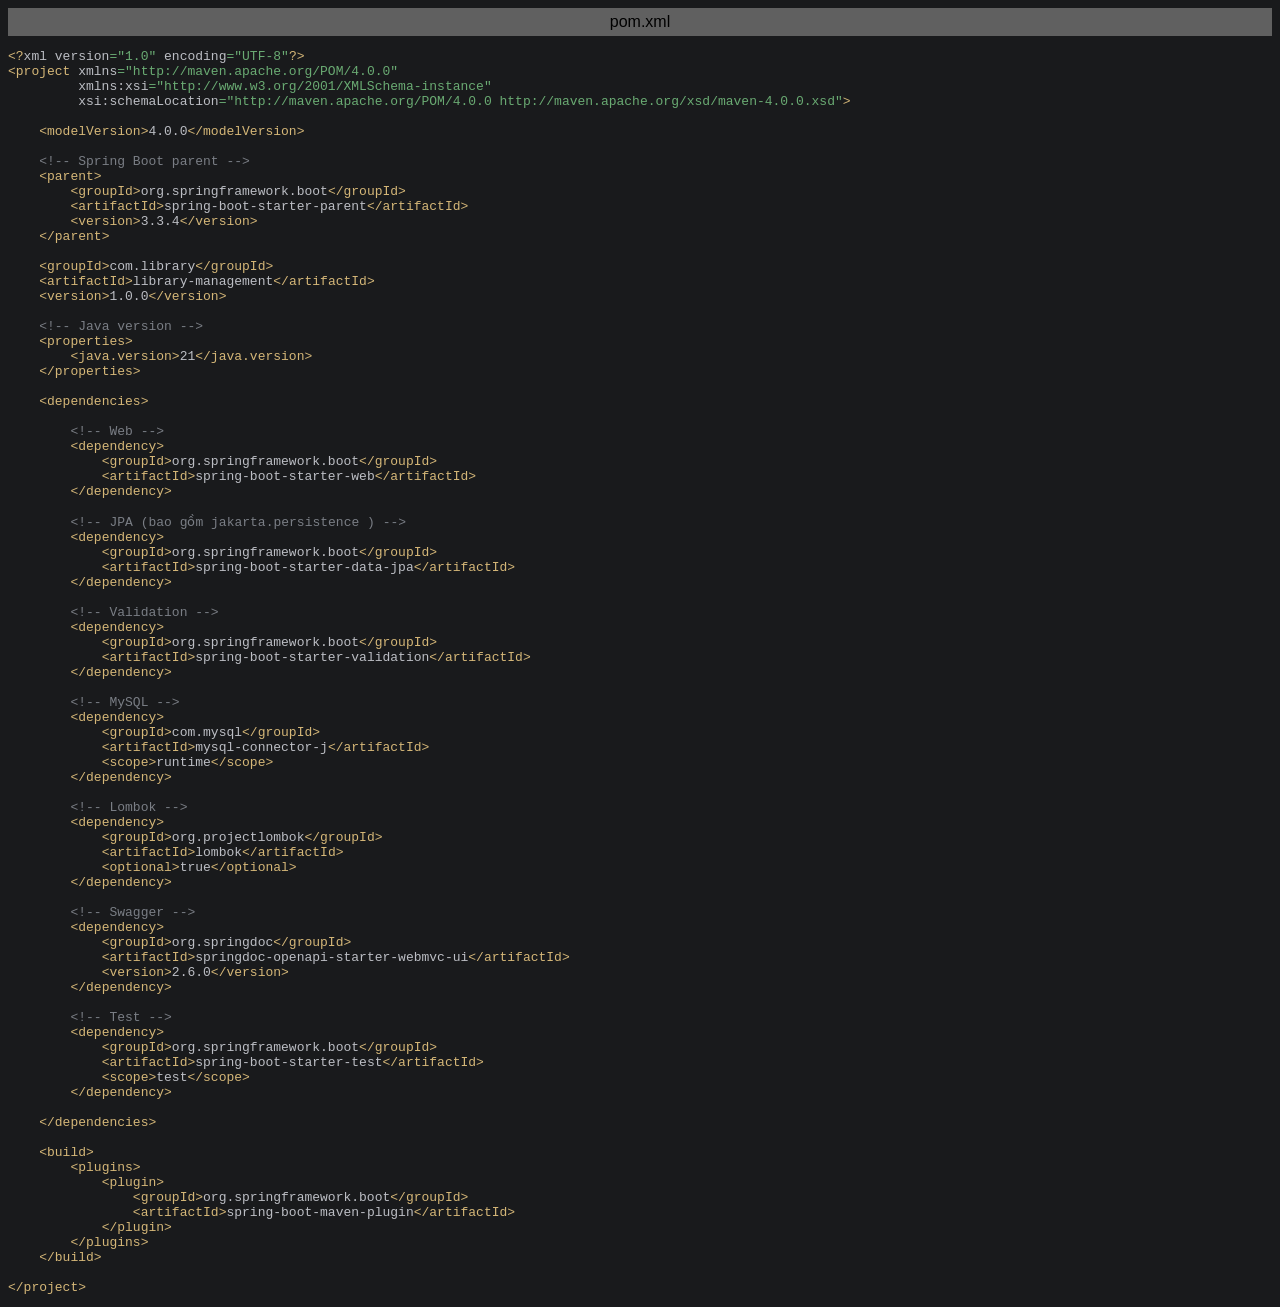
<file: library-management/exportToHTML/pom.xml.html>
<html>
<head>
<title>pom.xml</title>
<meta http-equiv="Content-Type" content="text/html; charset=utf-8">
<style type="text/css">
.s0 { color: #d5b778;}
.s1 { color: #bcbec4;}
.s2 { color: #6aab73;}
.s3 { color: #bcbec4;}
.s4 { color: #7a7e85;}
</style>
</head>
<body bgcolor="#191a1c">
<table CELLSPACING=0 CELLPADDING=5 COLS=1 WIDTH="100%" BGCOLOR="#606060" >
<tr><td><center>
<font face="Arial, Helvetica" color="#000000">
pom.xml</font>
</center></td></tr></table>
<pre><span class="s0">&lt;?</span><span class="s1">xml version</span><span class="s2">=&quot;1.0&quot; </span><span class="s1">encoding</span><span class="s2">=&quot;UTF-8&quot;</span><span class="s0">?&gt;</span>
<span class="s0">&lt;project </span><span class="s1">xmlns</span><span class="s2">=&quot;http://maven.apache.org/POM/4.0.0&quot;</span>
         <span class="s1">xmlns:xsi</span><span class="s2">=&quot;http://www.w3.org/2001/XMLSchema-instance&quot;</span>
         <span class="s1">xsi:schemaLocation</span><span class="s2">=&quot;http://maven.apache.org/POM/4.0.0 http://maven.apache.org/xsd/maven-4.0.0.xsd&quot;</span><span class="s0">&gt;</span>

    <span class="s0">&lt;modelVersion&gt;</span><span class="s3">4.0.0</span><span class="s0">&lt;/modelVersion&gt;</span>

    <span class="s4">&lt;!-- Spring Boot parent --&gt;</span>
    <span class="s0">&lt;parent&gt;</span>
        <span class="s0">&lt;groupId&gt;</span><span class="s3">org.springframework.boot</span><span class="s0">&lt;/groupId&gt;</span>
        <span class="s0">&lt;artifactId&gt;</span><span class="s3">spring-boot-starter-parent</span><span class="s0">&lt;/artifactId&gt;</span>
        <span class="s0">&lt;version&gt;</span><span class="s3">3.3.4</span><span class="s0">&lt;/version&gt;</span>
    <span class="s0">&lt;/parent&gt;</span>

    <span class="s0">&lt;groupId&gt;</span><span class="s3">com.library</span><span class="s0">&lt;/groupId&gt;</span>
    <span class="s0">&lt;artifactId&gt;</span><span class="s3">library-management</span><span class="s0">&lt;/artifactId&gt;</span>
    <span class="s0">&lt;version&gt;</span><span class="s3">1.0.0</span><span class="s0">&lt;/version&gt;</span>

    <span class="s4">&lt;!-- Java version --&gt;</span>
    <span class="s0">&lt;properties&gt;</span>
        <span class="s0">&lt;java.version&gt;</span><span class="s3">21</span><span class="s0">&lt;/java.version&gt;</span>
    <span class="s0">&lt;/properties&gt;</span>

    <span class="s0">&lt;dependencies&gt;</span>

        <span class="s4">&lt;!-- Web --&gt;</span>
        <span class="s0">&lt;dependency&gt;</span>
            <span class="s0">&lt;groupId&gt;</span><span class="s3">org.springframework.boot</span><span class="s0">&lt;/groupId&gt;</span>
            <span class="s0">&lt;artifactId&gt;</span><span class="s3">spring-boot-starter-web</span><span class="s0">&lt;/artifactId&gt;</span>
        <span class="s0">&lt;/dependency&gt;</span>

        <span class="s4">&lt;!-- JPA (bao gồm jakarta.persistence ) --&gt;</span>
        <span class="s0">&lt;dependency&gt;</span>
            <span class="s0">&lt;groupId&gt;</span><span class="s3">org.springframework.boot</span><span class="s0">&lt;/groupId&gt;</span>
            <span class="s0">&lt;artifactId&gt;</span><span class="s3">spring-boot-starter-data-jpa</span><span class="s0">&lt;/artifactId&gt;</span>
        <span class="s0">&lt;/dependency&gt;</span>

        <span class="s4">&lt;!-- Validation --&gt;</span>
        <span class="s0">&lt;dependency&gt;</span>
            <span class="s0">&lt;groupId&gt;</span><span class="s3">org.springframework.boot</span><span class="s0">&lt;/groupId&gt;</span>
            <span class="s0">&lt;artifactId&gt;</span><span class="s3">spring-boot-starter-validation</span><span class="s0">&lt;/artifactId&gt;</span>
        <span class="s0">&lt;/dependency&gt;</span>

        <span class="s4">&lt;!-- MySQL --&gt;</span>
        <span class="s0">&lt;dependency&gt;</span>
            <span class="s0">&lt;groupId&gt;</span><span class="s3">com.mysql</span><span class="s0">&lt;/groupId&gt;</span>
            <span class="s0">&lt;artifactId&gt;</span><span class="s3">mysql-connector-j</span><span class="s0">&lt;/artifactId&gt;</span>
            <span class="s0">&lt;scope&gt;</span><span class="s3">runtime</span><span class="s0">&lt;/scope&gt;</span>
        <span class="s0">&lt;/dependency&gt;</span>

        <span class="s4">&lt;!-- Lombok --&gt;</span>
        <span class="s0">&lt;dependency&gt;</span>
            <span class="s0">&lt;groupId&gt;</span><span class="s3">org.projectlombok</span><span class="s0">&lt;/groupId&gt;</span>
            <span class="s0">&lt;artifactId&gt;</span><span class="s3">lombok</span><span class="s0">&lt;/artifactId&gt;</span>
            <span class="s0">&lt;optional&gt;</span><span class="s3">true</span><span class="s0">&lt;/optional&gt;</span>
        <span class="s0">&lt;/dependency&gt;</span>

        <span class="s4">&lt;!-- Swagger --&gt;</span>
        <span class="s0">&lt;dependency&gt;</span>
            <span class="s0">&lt;groupId&gt;</span><span class="s3">org.springdoc</span><span class="s0">&lt;/groupId&gt;</span>
            <span class="s0">&lt;artifactId&gt;</span><span class="s3">springdoc-openapi-starter-webmvc-ui</span><span class="s0">&lt;/artifactId&gt;</span>
            <span class="s0">&lt;version&gt;</span><span class="s3">2.6.0</span><span class="s0">&lt;/version&gt;</span>
        <span class="s0">&lt;/dependency&gt;</span>

        <span class="s4">&lt;!-- Test --&gt;</span>
        <span class="s0">&lt;dependency&gt;</span>
            <span class="s0">&lt;groupId&gt;</span><span class="s3">org.springframework.boot</span><span class="s0">&lt;/groupId&gt;</span>
            <span class="s0">&lt;artifactId&gt;</span><span class="s3">spring-boot-starter-test</span><span class="s0">&lt;/artifactId&gt;</span>
            <span class="s0">&lt;scope&gt;</span><span class="s3">test</span><span class="s0">&lt;/scope&gt;</span>
        <span class="s0">&lt;/dependency&gt;</span>

    <span class="s0">&lt;/dependencies&gt;</span>

    <span class="s0">&lt;build&gt;</span>
        <span class="s0">&lt;plugins&gt;</span>
            <span class="s0">&lt;plugin&gt;</span>
                <span class="s0">&lt;groupId&gt;</span><span class="s3">org.springframework.boot</span><span class="s0">&lt;/groupId&gt;</span>
                <span class="s0">&lt;artifactId&gt;</span><span class="s3">spring-boot-maven-plugin</span><span class="s0">&lt;/artifactId&gt;</span>
            <span class="s0">&lt;/plugin&gt;</span>
        <span class="s0">&lt;/plugins&gt;</span>
    <span class="s0">&lt;/build&gt;</span>

<span class="s0">&lt;/project&gt;</span></pre>
</body>
</html>
</file>
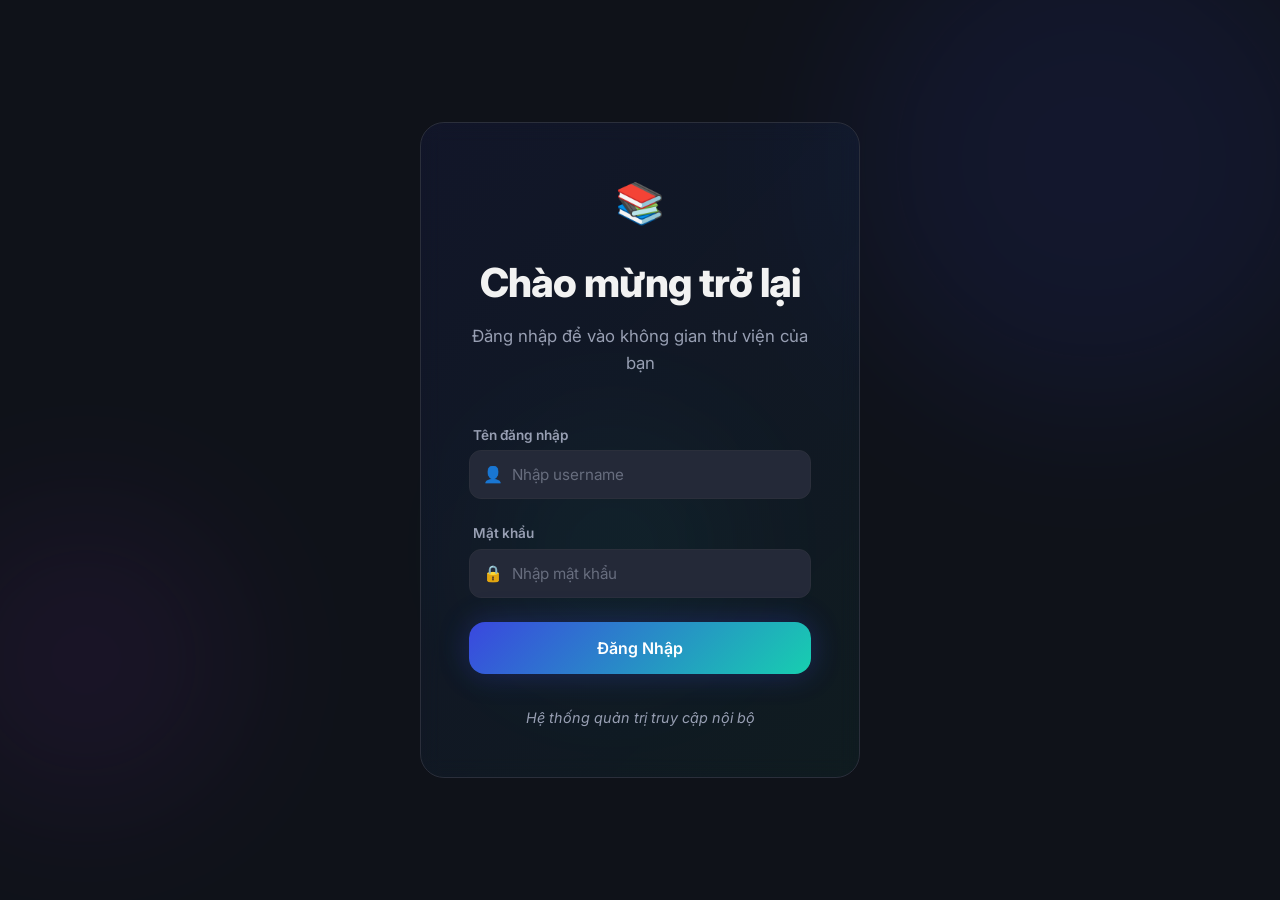
<file: library-management/target/classes/static/login.html>
<!DOCTYPE html>
<html lang="vi">
<head>
    <meta charset="UTF-8">
    <meta name="viewport" content="width=device-width, initial-scale=1.0">
    <title>Đăng Nhập - Thư Viện Tương Lai</title>
    <!-- Google Fonts -->
    <link rel="preconnect" href="https://fonts.googleapis.com">
    <link rel="preconnect" href="https://fonts.gstatic.com" crossorigin>
    <link href="https://fonts.googleapis.com/css2?family=Inter:wght@400;500;600;700;800&display=swap" rel="stylesheet">
    <link rel="stylesheet" href="style.css">
    <style>
        .auth-container {
            min-height: 100vh;
            display: flex;
            align-items: center;
            justify-content: center;
            padding: var(--space-xl);
            position: relative;
            overflow: hidden;
        }

        .auth-card {
            width: 100%;
            max-width: 440px;
            text-align: center;
            z-index: 1;
        }

        .auth-header {
            margin-bottom: var(--space-2xl);
        }

        .auth-logo {
            font-size: 2.5rem;
            margin-bottom: var(--space-md);
            display: inline-block;
        }

        .auth-form .form-group {
            text-align: left;
            margin-bottom: var(--space-lg);
        }

        .auth-links {
            margin-top: var(--space-xl);
            font-size: 0.9rem;
            color: var(--text-secondary);
        }

        .auth-links a {
            color: var(--primary-light);
            text-decoration: none;
            font-weight: 600;
        }

        .auth-links a:hover {
            text-decoration: underline;
        }
    </style>
</head>
<body>
    <!-- Background Shapes -->
    <div class="hero-bg-shapes">
        <div class="shape shape-1"></div>
        <div class="shape shape-2"></div>
        <div class="shape shape-3"></div>
    </div>

    <!-- Toast Notifications Container -->
    <div id="toastContainer" class="toast-container"></div>

    <div class="auth-container">
        <div class="glass-card auth-card">
            <div class="auth-header">
                <span class="auth-logo">📚</span>
                <h1 class="section-title">Chào mừng trở lại</h1>
                <p class="section-subtitle">Đăng nhập để vào không gian thư viện của bạn</p>
            </div>

            <form id="loginForm" class="auth-form">
                <div class="form-group">
                    <label for="username">Tên đăng nhập</label>
                    <div class="input-wrapper">
                        <span class="input-icon">👤</span>
                        <input type="text" id="username" class="form-input" placeholder="Nhập username" required />
                    </div>
                </div>

                <div class="form-group">
                    <label for="password">Mật khẩu</label>
                    <div class="input-wrapper">
                        <span class="input-icon">🔒</span>
                        <input type="password" id="password" class="form-input" placeholder="Nhập mật khẩu" required />
                    </div>
                </div>

                <button type="submit" class="btn btn-primary btn-full btn-lg" id="loginBtn">
                    Đăng Nhập
                </button>
            </form>

            <div class="auth-links">
                <span><i>Hệ thống quản trị truy cập nội bộ</i></span>
            </div>
        </div>
    </div>

    <script>
        // Simple Toast implementation
        function showToast(message, type = 'info') {
            const container = document.getElementById('toastContainer');
            const toast = document.createElement('div');
            toast.className = `toast toast-${type}`;
            
            let icon = 'ℹ️';
            if (type === 'success') icon = '✅';
            if (type === 'error') icon = '⚠️';

            toast.innerHTML = `<span class="toast-icon">${icon}</span><span>${message}</span>`;
            
            container.appendChild(toast);

            setTimeout(() => {
                toast.classList.add('removing');
                setTimeout(() => toast.remove(), 300);
            }, 3000);
        }

        document.getElementById('loginForm').addEventListener('submit', async (e) => {
            e.preventDefault();
            const btn = document.getElementById('loginBtn');
            btn.disabled = true;
            btn.innerHTML = `<span class="spinner" style="width: 20px; height: 20px; border-width: 2px;"></span> Đang xử lý...`;

            const username = document.getElementById('username').value;
            const password = document.getElementById('password').value;

            try {
                const response = await fetch('/api/auth/login', {
                    method: 'POST',
                    headers: { 'Content-Type': 'application/json' },
                    body: JSON.stringify({ username, password })
                });

                if (!response.ok) {
                    throw new Error('Đăng nhập thất bại. Vui lòng kiểm tra lại tài khoản.');
                }

                const data = await response.json();
                
                // Lưu token vào localStorage
                localStorage.setItem('auth_token', data.token);
                localStorage.setItem('auth_user', JSON.stringify({
                    username: data.username,
                    role: data.role,
                    id: data.id
                }));

                showToast('Đăng nhập thành công!', 'success');
                setTimeout(() => {
                    window.location.href = 'index.html';
                }, 1000);
                
            } catch (err) {
                showToast(err.message, 'error');
                btn.disabled = false;
                btn.innerHTML = 'Đăng Nhập';
            }
        });
    </script>
</body>
</html>
</file>
<file: library-management/target/classes/static/style.css>
/* ============================
   CSS Reset & Design System
   ============================ */
*,
*::before,
*::after {
    margin: 0;
    padding: 0;
    box-sizing: border-box;
}

:root {
    --primary-h: 235;
    --primary: hsl(var(--primary-h), 72%, 55%);
    --primary-light: hsl(var(--primary-h), 72%, 65%);
    --primary-dark: hsl(var(--primary-h), 72%, 40%);
    --primary-glow: hsl(var(--primary-h), 72%, 55%, 0.3);

    --accent-h: 170;
    --accent: hsl(var(--accent-h), 80%, 45%);
    --accent-light: hsl(var(--accent-h), 80%, 55%);

    --bg-dark: hsl(225, 25%, 8%);
    --bg-surface: hsl(225, 22%, 12%);
    --bg-card: hsl(225, 22%, 15%);
    --bg-elevated: hsl(225, 22%, 18%);

    --text-primary: hsl(0, 0%, 95%);
    --text-secondary: hsl(225, 15%, 65%);
    --text-muted: hsl(225, 10%, 45%);

    --border: hsl(225, 15%, 20%);
    --border-hover: hsl(225, 15%, 30%);

    --success: hsl(145, 65%, 45%);
    --success-bg: hsl(145, 65%, 45%, 0.12);
    --warning: hsl(40, 90%, 55%);
    --warning-bg: hsl(40, 90%, 55%, 0.12);
    --error: hsl(0, 75%, 55%);
    --error-bg: hsl(0, 75%, 55%, 0.12);

    --gradient-primary: linear-gradient(135deg, var(--primary), var(--accent));
    --gradient-hero: linear-gradient(135deg, hsl(235, 72%, 55%), hsl(280, 70%, 55%), hsl(170, 80%, 45%));
    --gradient-card: linear-gradient(135deg, hsla(235, 72%, 55%, 0.08), hsla(170, 80%, 45%, 0.05));

    --space-xs: 0.25rem;
    --space-sm: 0.5rem;
    --space-md: 1rem;
    --space-lg: 1.5rem;
    --space-xl: 2rem;
    --space-2xl: 3rem;
    --space-3xl: 4rem;

    --radius-sm: 8px;
    --radius-md: 12px;
    --radius-lg: 16px;
    --radius-xl: 24px;
    --radius-full: 9999px;

    --shadow-sm: 0 2px 8px hsla(0, 0%, 0%, 0.15);
    --shadow-md: 0 4px 16px hsla(0, 0%, 0%, 0.25);
    --shadow-lg: 0 8px 32px hsla(0, 0%, 0%, 0.35);
    --shadow-glow: 0 0 30px var(--primary-glow);

    --transition-fast: 0.15s ease;
    --transition-base: 0.3s ease;
    --transition-slow: 0.5s ease;
}

html {
    scroll-behavior: smooth;
    scroll-padding-top: 80px;
}

body {
    font-family: 'Inter', -apple-system, BlinkMacSystemFont, 'Segoe UI', sans-serif;
    background: var(--bg-dark);
    color: var(--text-primary);
    line-height: 1.6;
    overflow-x: hidden;
    -webkit-font-smoothing: antialiased;
}

.container {
    width: 100%;
    max-width: 1200px;
    margin: 0 auto;
    padding: 0 var(--space-lg);
}

/* ============================
   Loading Overlay
   ============================ */
.loading-overlay {
    position: fixed;
    inset: 0;
    background: var(--bg-dark);
    z-index: 9999;
    display: flex;
    align-items: center;
    justify-content: center;
    transition: opacity 0.5s ease, visibility 0.5s ease;
}

.loading-overlay.hidden {
    opacity: 0;
    visibility: hidden;
    pointer-events: none;
}

.spinner {
    width: 48px;
    height: 48px;
    border: 3px solid var(--border);
    border-top-color: var(--primary);
    border-radius: 50%;
    animation: spin 0.8s linear infinite;
}

@keyframes spin {
    to { transform: rotate(360deg); }
}

.loading-text {
    text-align: center;
    color: var(--text-muted);
    padding: var(--space-xl);
    font-style: italic;
}

/* ============================
   Toast Notifications
   ============================ */
.toast-container {
    position: fixed;
    top: 100px;
    right: 20px;
    z-index: 10000;
    display: flex;
    flex-direction: column;
    gap: 10px;
}

.toast {
    padding: var(--space-md) var(--space-lg);
    border-radius: var(--radius-md);
    color: white;
    font-weight: 500;
    font-size: 0.9rem;
    max-width: 420px;
    display: flex;
    align-items: center;
    gap: var(--space-sm);
    animation: toastIn 0.4s cubic-bezier(0.34, 1.56, 0.64, 1);
    box-shadow: var(--shadow-lg);
    backdrop-filter: blur(10px);
    cursor: pointer;
    transition: var(--transition-base);
}

.toast:hover { transform: translateX(-5px); }

.toast.toast-success {
    background: linear-gradient(135deg, hsla(145, 65%, 40%, 0.95), hsla(145, 65%, 30%, 0.95));
    border: 1px solid hsla(145, 65%, 50%, 0.3);
}

.toast.toast-error {
    background: linear-gradient(135deg, hsla(0, 75%, 45%, 0.95), hsla(0, 75%, 35%, 0.95));
    border: 1px solid hsla(0, 75%, 55%, 0.3);
}

.toast.toast-info {
    background: linear-gradient(135deg, hsla(235, 72%, 50%, 0.95), hsla(235, 72%, 35%, 0.95));
    border: 1px solid hsla(235, 72%, 55%, 0.3);
}

.toast.removing { animation: toastOut 0.3s ease forwards; }

@keyframes toastIn {
    from { opacity: 0; transform: translateX(100px) scale(0.8); }
    to { opacity: 1; transform: translateX(0) scale(1); }
}

@keyframes toastOut {
    to { opacity: 0; transform: translateX(100px) scale(0.8); }
}

/* ============================
   Navbar
   ============================ */
.navbar {
    position: fixed;
    top: 0;
    left: 0;
    right: 0;
    z-index: 1000;
    padding: var(--space-md) 0;
    transition: var(--transition-base);
    background: transparent;
}

.navbar.scrolled {
    background: hsla(225, 25%, 8%, 0.85);
    backdrop-filter: blur(20px) saturate(1.5);
    border-bottom: 1px solid var(--border);
    padding: var(--space-sm) 0;
}

.nav-content {
    display: flex;
    align-items: center;
    justify-content: space-between;
}

.logo {
    display: flex;
    align-items: center;
    gap: var(--space-sm);
    text-decoration: none;
    color: var(--text-primary);
    font-weight: 700;
    font-size: 1.2rem;
}

.logo-icon {
    font-size: 1.5rem;
    filter: drop-shadow(0 0 8px var(--primary-glow));
}

.logo-text {
    background: var(--gradient-primary);
    -webkit-background-clip: text;
    -webkit-text-fill-color: transparent;
    background-clip: text;
}

.nav-links {
    display: flex;
    gap: var(--space-xs);
}

.nav-link {
    color: var(--text-secondary);
    text-decoration: none;
    padding: var(--space-sm) var(--space-md);
    border-radius: var(--radius-sm);
    font-weight: 500;
    font-size: 0.88rem;
    transition: var(--transition-fast);
    position: relative;
}

.nav-link:hover {
    color: var(--text-primary);
    background: hsla(235, 72%, 55%, 0.1);
}

.nav-link.active { color: var(--primary-light); }

.nav-link.active::after {
    content: '';
    position: absolute;
    bottom: 0;
    left: 50%;
    transform: translateX(-50%);
    width: 20px;
    height: 2px;
    background: var(--primary);
    border-radius: var(--radius-full);
}

.mobile-menu-btn {
    display: none;
    background: none;
    border: none;
    cursor: pointer;
    padding: var(--space-sm);
    flex-direction: column;
    gap: 5px;
}

.mobile-menu-btn span {
    display: block;
    width: 24px;
    height: 2px;
    background: var(--text-primary);
    border-radius: 2px;
    transition: var(--transition-base);
}

/* ============================
   Hero Section
   ============================ */
.hero {
    min-height: 100vh;
    display: flex;
    align-items: center;
    padding-top: 80px;
    position: relative;
    overflow: hidden;
}

.hero-bg-shapes {
    position: absolute;
    inset: 0;
    pointer-events: none;
}

.shape {
    position: absolute;
    border-radius: 50%;
    filter: blur(80px);
    opacity: 0.4;
}

.shape-1 {
    width: 500px;
    height: 500px;
    background: hsla(235, 72%, 55%, 0.25);
    top: -10%;
    right: -5%;
    animation: float 15s ease-in-out infinite;
}

.shape-2 {
    width: 300px;
    height: 300px;
    background: hsla(280, 70%, 55%, 0.2);
    bottom: 10%;
    left: -5%;
    animation: float 20s ease-in-out infinite reverse;
}

.shape-3 {
    width: 200px;
    height: 200px;
    background: hsla(170, 80%, 45%, 0.2);
    top: 50%;
    left: 40%;
    animation: float 18s ease-in-out infinite 3s;
}

@keyframes float {
    0%, 100% { transform: translate(0, 0) scale(1); }
    25% { transform: translate(30px, -30px) scale(1.05); }
    50% { transform: translate(-20px, 20px) scale(0.95); }
    75% { transform: translate(20px, 10px) scale(1.02); }
}

.hero-content {
    text-align: center;
    position: relative;
    z-index: 1;
}

.hero-badge {
    display: inline-flex;
    align-items: center;
    padding: var(--space-sm) var(--space-lg);
    background: var(--gradient-card);
    border: 1px solid var(--border);
    border-radius: var(--radius-full);
    font-size: 0.85rem;
    font-weight: 500;
    color: var(--primary-light);
    margin-bottom: var(--space-xl);
    animation: fadeInUp 0.8s ease;
}

.hero-title {
    font-size: clamp(2.2rem, 5vw, 4rem);
    font-weight: 800;
    line-height: 1.15;
    margin-bottom: var(--space-lg);
    animation: fadeInUp 0.8s ease 0.1s both;
    letter-spacing: -0.02em;
}

.gradient-text {
    background: var(--gradient-hero);
    -webkit-background-clip: text;
    -webkit-text-fill-color: transparent;
    background-clip: text;
    background-size: 200% 200%;
    animation: gradientShift 5s ease infinite;
}

@keyframes gradientShift {
    0%, 100% { background-position: 0% 50%; }
    50% { background-position: 100% 50%; }
}

.hero-subtitle {
    font-size: 1.15rem;
    color: var(--text-secondary);
    max-width: 600px;
    margin: 0 auto var(--space-2xl);
    animation: fadeInUp 0.8s ease 0.2s both;
}

.hero-actions {
    display: flex;
    gap: var(--space-md);
    justify-content: center;
    flex-wrap: wrap;
    margin-bottom: var(--space-3xl);
    animation: fadeInUp 0.8s ease 0.3s both;
}

.hero-stats {
    display: flex;
    gap: var(--space-3xl);
    justify-content: center;
    animation: fadeInUp 0.8s ease 0.4s both;
}

.stat-item { text-align: center; }

.stat-number {
    display: block;
    font-size: 2rem;
    font-weight: 800;
    background: var(--gradient-primary);
    -webkit-background-clip: text;
    -webkit-text-fill-color: transparent;
    background-clip: text;
}

.stat-label {
    font-size: 0.85rem;
    color: var(--text-muted);
    font-weight: 500;
}

@keyframes fadeInUp {
    from { opacity: 0; transform: translateY(25px); }
    to { opacity: 1; transform: translateY(0); }
}

/* ============================
   Buttons
   ============================ */
.btn {
    display: inline-flex;
    align-items: center;
    justify-content: center;
    gap: var(--space-sm);
    padding: 12px 24px;
    border: none;
    border-radius: var(--radius-md);
    font-family: inherit;
    font-weight: 600;
    font-size: 0.95rem;
    cursor: pointer;
    text-decoration: none;
    transition: var(--transition-base);
    position: relative;
    overflow: hidden;
}

.btn-primary {
    background: var(--gradient-primary);
    color: white;
    box-shadow: var(--shadow-glow);
}

.btn-primary:hover {
    transform: translateY(-2px);
    box-shadow: 0 0 40px var(--primary-glow), var(--shadow-md);
}

.btn-primary:active { transform: translateY(0); }

.btn-outline {
    background: transparent;
    color: var(--text-primary);
    border: 1.5px solid var(--border);
}

.btn-outline:hover {
    border-color: var(--primary);
    background: hsla(235, 72%, 55%, 0.08);
    transform: translateY(-2px);
}

.btn-lg {
    padding: 16px 32px;
    font-size: 1rem;
    border-radius: var(--radius-lg);
}

.btn-sm {
    padding: 8px 16px;
    font-size: 0.82rem;
}

.btn-full {
    width: 100%;
    padding: 16px;
    font-size: 1rem;
}

.btn:disabled {
    opacity: 0.5;
    cursor: not-allowed;
    transform: none !important;
}

/* ============================
   Sections
   ============================ */
.section {
    padding: var(--space-3xl) 0;
}

.section-alt {
    background: var(--bg-surface);
}

.section-header {
    text-align: center;
    margin-bottom: var(--space-2xl);
}

.section-badge {
    display: inline-flex;
    align-items: center;
    padding: var(--space-xs) var(--space-md);
    background: var(--gradient-card);
    border: 1px solid var(--border);
    border-radius: var(--radius-full);
    font-size: 0.8rem;
    font-weight: 500;
    color: var(--primary-light);
    margin-bottom: var(--space-md);
}

.section-title {
    font-size: clamp(1.8rem, 3.5vw, 2.5rem);
    font-weight: 800;
    margin-bottom: var(--space-sm);
    letter-spacing: -0.02em;
}

.section-subtitle {
    color: var(--text-secondary);
    font-size: 1.05rem;
    max-width: 550px;
    margin: 0 auto;
}

/* ============================
   Glass Card
   ============================ */
.glass-card {
    background: var(--gradient-card);
    border: 1px solid var(--border);
    border-radius: var(--radius-xl);
    padding: var(--space-2xl);
    backdrop-filter: blur(10px);
    transition: var(--transition-base);
}

.glass-card:hover {
    border-color: var(--border-hover);
}

/* ============================
   Form Elements
   ============================ */
.search-card {
    max-width: 900px;
    margin: 0 auto;
}

.search-grid {
    display: grid;
    grid-template-columns: repeat(2, 1fr);
    gap: var(--space-lg);
    margin-bottom: var(--space-xl);
}

.form-group {
    display: flex;
    flex-direction: column;
    gap: var(--space-xs);
}

.form-group label {
    font-size: 0.85rem;
    font-weight: 600;
    color: var(--text-secondary);
    padding-left: var(--space-xs);
}

.input-wrapper {
    position: relative;
    display: flex;
    align-items: center;
}

.input-icon {
    position: absolute;
    left: 14px;
    font-size: 1rem;
    pointer-events: none;
    z-index: 1;
}

.form-input {
    width: 100%;
    padding: 14px 14px 14px 42px;
    background: var(--bg-elevated);
    border: 1.5px solid var(--border);
    border-radius: var(--radius-md);
    color: var(--text-primary);
    font-family: inherit;
    font-size: 0.95rem;
    transition: var(--transition-fast);
    outline: none;
}

.form-input::placeholder { color: var(--text-muted); }

.form-input:focus {
    border-color: var(--primary);
    box-shadow: 0 0 0 3px var(--primary-glow);
    background: var(--bg-card);
}

.form-input:hover:not(:focus) {
    border-color: var(--border-hover);
}

.form-select {
    appearance: none;
    cursor: pointer;
    background-image: url("data:image/svg+xml,%3Csvg xmlns='http://www.w3.org/2000/svg' width='12' height='12' fill='%23888' viewBox='0 0 16 16'%3E%3Cpath d='M8 11L3 6h10l-5 5z'/%3E%3C/svg%3E");
    background-repeat: no-repeat;
    background-position: right 14px center;
    padding-right: 36px;
}

.form-select option {
    background: var(--bg-card);
    color: var(--text-primary);
    padding: 8px;
}

.search-actions {
    display: flex;
    gap: var(--space-md);
    justify-content: center;
}

.form-row {
    display: grid;
    grid-template-columns: 1fr 1fr;
    gap: var(--space-lg);
    margin-bottom: var(--space-xl);
}

/* ============================
   Borrow Layout
   ============================ */
.borrow-layout {
    display: grid;
    grid-template-columns: 1fr 1fr;
    gap: var(--space-xl);
    max-width: 1000px;
    margin: 0 auto;
}

.action-card {
    text-align: center;
}

.card-icon {
    font-size: 2.5rem;
    margin-bottom: var(--space-md);
    filter: drop-shadow(0 0 15px var(--primary-glow));
}

.card-title {
    font-size: 1.15rem;
    font-weight: 700;
    margin-bottom: var(--space-lg);
    color: var(--text-primary);
}

.action-form .form-group {
    margin-bottom: var(--space-lg);
    text-align: left;
}

.info-box {
    display: flex;
    gap: var(--space-md);
    padding: var(--space-lg);
    background: var(--bg-elevated);
    border-radius: var(--radius-md);
    margin-top: var(--space-xl);
    text-align: left;
    border: 1px solid var(--border);
}

.info-box .info-icon {
    font-size: 1.3rem;
    flex-shrink: 0;
    margin-top: 2px;
}

.info-box .info-content {
    font-size: 0.85rem;
    color: var(--text-secondary);
    line-height: 1.7;
}

.info-box .info-content strong { color: var(--primary-light); }

.info-warning {
    border-color: hsla(40, 90%, 55%, 0.25);
    background: var(--warning-bg);
}

.info-warning .info-content strong { color: var(--warning); }

/* ============================
   Members Card
   ============================ */
.members-card {
    text-align: left;
}

.members-list {
    display: flex;
    flex-direction: column;
    gap: var(--space-md);
}

.member-item {
    display: flex;
    align-items: center;
    gap: var(--space-md);
    padding: var(--space-md);
    background: var(--bg-elevated);
    border-radius: var(--radius-md);
    border: 1px solid var(--border);
    transition: var(--transition-fast);
}

.member-item:hover {
    border-color: var(--border-hover);
    transform: translateX(4px);
}

.member-avatar {
    width: 42px;
    height: 42px;
    border-radius: 50%;
    background: var(--gradient-primary);
    display: flex;
    align-items: center;
    justify-content: center;
    font-weight: 700;
    font-size: 0.9rem;
    flex-shrink: 0;
    color: white;
}

.member-info { flex: 1; min-width: 0; }

.member-name {
    font-weight: 600;
    font-size: 0.9rem;
    color: var(--text-primary);
    white-space: nowrap;
    overflow: hidden;
    text-overflow: ellipsis;
}

.member-meta {
    font-size: 0.78rem;
    color: var(--text-muted);
}

.member-status {
    font-size: 0.72rem;
    font-weight: 600;
    padding: 3px 8px;
    border-radius: var(--radius-full);
    white-space: nowrap;
}

.member-status.ok {
    background: var(--success-bg);
    color: var(--success);
    border: 1px solid hsla(145, 65%, 45%, 0.3);
}

.member-status.limit {
    background: var(--error-bg);
    color: var(--error);
    border: 1px solid hsla(0, 75%, 55%, 0.3);
}

/* ============================
   Results
   ============================ */
.results-container { margin-top: var(--space-2xl); }

.results-header {
    display: flex;
    align-items: center;
    justify-content: space-between;
    margin-bottom: var(--space-lg);
}

.results-title {
    font-size: 1.3rem;
    font-weight: 700;
}

.results-count {
    font-size: 0.85rem;
    color: var(--text-muted);
    padding: var(--space-xs) var(--space-md);
    background: var(--bg-card);
    border-radius: var(--radius-full);
    border: 1px solid var(--border);
}

.results-grid {
    display: grid;
    grid-template-columns: repeat(auto-fill, minmax(320px, 1fr));
    gap: var(--space-lg);
}

/* Document Card */
.doc-card {
    background: var(--bg-card);
    border: 1px solid var(--border);
    border-radius: var(--radius-lg);
    padding: var(--space-xl);
    transition: var(--transition-base);
    position: relative;
    overflow: hidden;
}

.doc-card::before {
    content: '';
    position: absolute;
    top: 0;
    left: 0;
    right: 0;
    height: 3px;
    background: var(--gradient-primary);
    opacity: 0;
    transition: var(--transition-base);
}

.doc-card:hover {
    transform: translateY(-4px);
    border-color: var(--border-hover);
    box-shadow: var(--shadow-lg);
}

.doc-card:hover::before { opacity: 1; }

.doc-card-header {
    display: flex;
    align-items: flex-start;
    justify-content: space-between;
    margin-bottom: var(--space-md);
}

.doc-type-badge {
    display: inline-flex;
    align-items: center;
    gap: 4px;
    padding: 4px 10px;
    border-radius: var(--radius-full);
    font-size: 0.72rem;
    font-weight: 600;
    text-transform: uppercase;
    letter-spacing: 0.05em;
}

.doc-type-badge.book {
    background: hsla(235, 72%, 55%, 0.15);
    color: var(--primary-light);
    border: 1px solid hsla(235, 72%, 55%, 0.3);
}

.doc-type-badge.magazine {
    background: var(--success-bg);
    color: var(--success);
    border: 1px solid hsla(145, 65%, 45%, 0.3);
}

.doc-type-badge.journal {
    background: var(--warning-bg);
    color: var(--warning);
    border: 1px solid hsla(40, 90%, 55%, 0.3);
}

.doc-card-id {
    font-size: 0.75rem;
    color: var(--text-muted);
    font-weight: 500;
}

.doc-card-title {
    font-size: 1.1rem;
    font-weight: 700;
    margin-bottom: var(--space-sm);
    line-height: 1.4;
}

.doc-card-meta {
    display: flex;
    flex-direction: column;
    gap: var(--space-xs);
}

.doc-meta-item {
    display: flex;
    align-items: center;
    gap: var(--space-sm);
    font-size: 0.85rem;
    color: var(--text-secondary);
}

.doc-meta-icon {
    font-size: 0.9rem;
    width: 20px;
    text-align: center;
}

.doc-card-footer {
    margin-top: var(--space-lg);
    padding-top: var(--space-md);
    border-top: 1px solid var(--border);
}

.copies-badge {
    display: flex;
    align-items: center;
    gap: 6px;
    font-size: 0.82rem;
    font-weight: 600;
}

.copies-badge.available { color: var(--success); }
.copies-badge.unavailable { color: var(--error); }

.copies-dot {
    width: 8px;
    height: 8px;
    border-radius: 50%;
    animation: pulse 2s ease-in-out infinite;
}

.copies-dot.available {
    background: var(--success);
    box-shadow: 0 0 8px hsla(145, 65%, 45%, 0.5);
}

.copies-dot.unavailable {
    background: var(--error);
    animation: none;
}

@keyframes pulse {
    0%, 100% { opacity: 1; }
    50% { opacity: 0.4; }
}

.no-results {
    text-align: center;
    padding: var(--space-2xl);
    color: var(--text-secondary);
}

.no-results-icon {
    font-size: 3rem;
    margin-bottom: var(--space-md);
    filter: grayscale(0.5);
}

.no-results h3 {
    font-size: 1.1rem;
    margin-bottom: var(--space-sm);
    color: var(--text-primary);
}

/* ============================
   Data Table (Transactions)
   ============================ */
.table-card {
    overflow: hidden;
}

.table-header {
    display: flex;
    justify-content: flex-end;
    margin-bottom: var(--space-lg);
}

.table-wrapper {
    overflow-x: auto;
    border-radius: var(--radius-md);
}

.data-table {
    width: 100%;
    border-collapse: collapse;
    font-size: 0.88rem;
}

.data-table thead {
    background: var(--bg-elevated);
}

.data-table th {
    padding: 14px 16px;
    text-align: left;
    font-weight: 600;
    color: var(--text-secondary);
    font-size: 0.78rem;
    text-transform: uppercase;
    letter-spacing: 0.06em;
    white-space: nowrap;
    border-bottom: 2px solid var(--border);
}

.data-table td {
    padding: 14px 16px;
    border-bottom: 1px solid var(--border);
    color: var(--text-primary);
    white-space: nowrap;
}

.data-table tbody tr {
    transition: var(--transition-fast);
}

.data-table tbody tr:hover {
    background: hsla(235, 72%, 55%, 0.05);
}

.data-table tbody tr:last-child td {
    border-bottom: none;
}

.status-badge {
    display: inline-flex;
    align-items: center;
    gap: 4px;
    padding: 4px 10px;
    border-radius: var(--radius-full);
    font-size: 0.72rem;
    font-weight: 600;
}

.status-badge.borrowing {
    background: var(--warning-bg);
    color: var(--warning);
    border: 1px solid hsla(40, 90%, 55%, 0.3);
}

.status-badge.returned {
    background: var(--success-bg);
    color: var(--success);
    border: 1px solid hsla(145, 65%, 45%, 0.3);
}

.fine-amount {
    color: var(--error);
    font-weight: 600;
}

.fine-amount.zero {
    color: var(--text-muted);
    font-weight: 400;
}

/* ============================
   Footer
   ============================ */
.footer {
    background: var(--bg-surface);
    border-top: 1px solid var(--border);
    padding: var(--space-2xl) 0;
}

.footer-content { text-align: center; }

.footer-brand {
    display: flex;
    align-items: center;
    justify-content: center;
    gap: var(--space-sm);
    margin-bottom: var(--space-md);
    font-weight: 700;
    font-size: 1.1rem;
}

.footer-text {
    color: var(--text-muted);
    font-size: 0.85rem;
    margin-bottom: var(--space-lg);
}

.footer-links {
    display: flex;
    gap: var(--space-lg);
    justify-content: center;
    flex-wrap: wrap;
}

.footer-link {
    color: var(--text-secondary);
    text-decoration: none;
    font-size: 0.85rem;
    font-weight: 500;
    transition: var(--transition-fast);
}

.footer-link:hover { color: var(--primary-light); }

/* ============================
   Responsive Design
   ============================ */
@media (max-width: 768px) {
    .nav-links {
        display: none;
        position: absolute;
        top: 100%;
        left: 0;
        right: 0;
        background: var(--bg-surface);
        border-bottom: 1px solid var(--border);
        flex-direction: column;
        padding: var(--space-md);
        gap: var(--space-xs);
    }

    .nav-links.open { display: flex; }

    .mobile-menu-btn { display: flex; }

    .mobile-menu-btn.active span:nth-child(1) { transform: translateY(7px) rotate(45deg); }
    .mobile-menu-btn.active span:nth-child(2) { opacity: 0; }
    .mobile-menu-btn.active span:nth-child(3) { transform: translateY(-7px) rotate(-45deg); }

    .search-grid { grid-template-columns: 1fr; }
    .form-row { grid-template-columns: 1fr; }
    .borrow-layout { grid-template-columns: 1fr; }
    .hero-stats { gap: var(--space-xl); }

    .search-actions {
        flex-direction: column;
    }

    .search-actions .btn { width: 100%; }

    .results-grid { grid-template-columns: 1fr; }

    .hero-actions {
        flex-direction: column;
        align-items: center;
    }

    .hero-actions .btn {
        width: 100%;
        max-width: 300px;
    }
}

@media (max-width: 480px) {
    .glass-card { padding: var(--space-lg); }

    .hero-stats {
        flex-direction: column;
        gap: var(--space-lg);
    }

    .stat-number { font-size: 1.5rem; }
}

/* ============================
   Scroll Animations
   ============================ */
.fade-in-up {
    opacity: 0;
    transform: translateY(30px);
    transition: opacity 0.6s ease, transform 0.6s ease;
}

.fade-in-up.visible {
    opacity: 1;
    transform: translateY(0);
}

/* ============================
   Scrollbar Styling
   ============================ */
::-webkit-scrollbar { width: 8px; height: 8px; }
::-webkit-scrollbar-track { background: var(--bg-dark); }
::-webkit-scrollbar-thumb { background: var(--border); border-radius: var(--radius-full); }
::-webkit-scrollbar-thumb:hover { background: var(--border-hover); }
</file>
